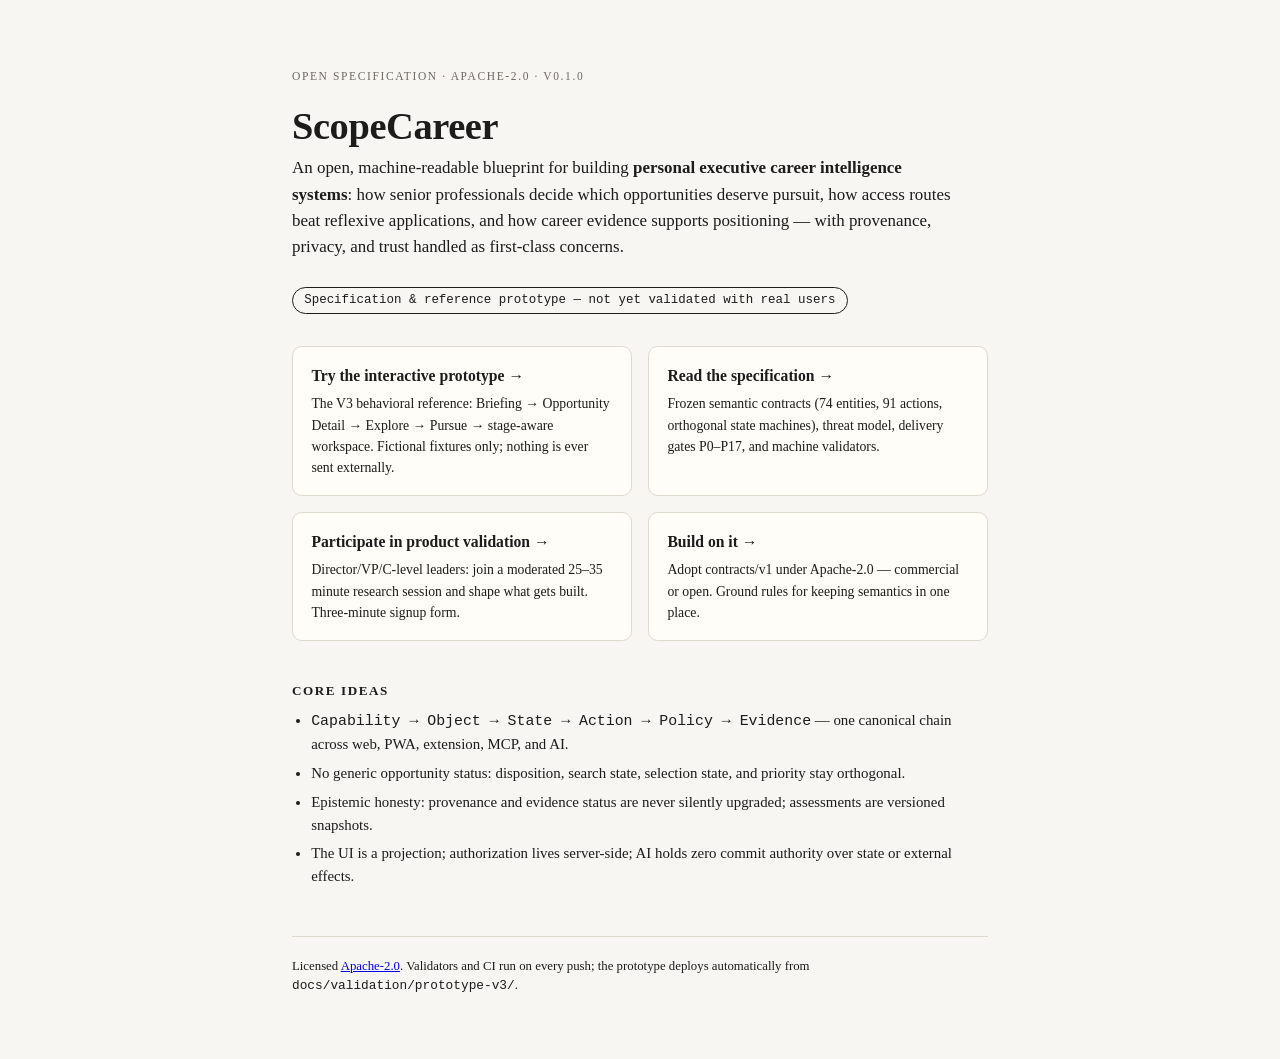
<file: pages/index.html>
<!doctype html>
<html lang="en">
<head>
<meta charset="utf-8" />
<meta name="viewport" content="width=device-width,initial-scale=1" />
<title>ScopeCareer — Open Specification for Personal Executive Career Intelligence</title>
<meta name="description" content="Open, machine-readable blueprint for building executive career intelligence platforms: frozen semantic contracts, governance framework, reference prototype." />
<style>
  :root { color-scheme: light dark; }
  * { box-sizing: border-box; }
  body {
    margin: 0; font-family: Georgia, 'Times New Roman', serif;
    background: #f7f6f3; color: #1c1c1a; line-height: 1.55;
  }
  @media (prefers-color-scheme: dark) {
    body { background: #17181a; color: #e8e6e1; }
    .card { border-color: #33363b !important; background: #1e2023 !important; }
    .muted { color: #9a978f !important; }
    a { color: #8ab4ff !important; }
  }
  main { max-width: 46rem; margin: 0 auto; padding: 3.5rem 1.25rem 4rem; }
  h1 { font-size: clamp(1.7rem, 4vw, 2.4rem); line-height: 1.2; margin: 0 0 .4rem; font-weight: 600; letter-spacing: -0.01em; }
  .kicker { text-transform: uppercase; letter-spacing: .14em; font-size: .72rem; margin-bottom: 1.1rem; }
  .muted { color: #6d6a62; }
  p.lede { font-size: 1.06rem; margin: 0 0 1.6rem; max-width: 42rem; }
  .status {
    display: inline-block; font-family: ui-monospace, Menlo, monospace; font-size: .78rem;
    border: 1px solid currentColor; border-radius: 999px; padding: .18rem .7rem; margin-bottom: 2rem;
  }
  .grid { display: grid; grid-template-columns: repeat(auto-fit, minmax(15rem, 1fr)); gap: 1rem; margin: 0 0 2.5rem; }
  .card {
    display: block; text-decoration: none; color: inherit;
    border: 1px solid #ddd9cf; border-radius: .6rem; background: #fffdf8;
    padding: 1.05rem 1.15rem;
  }
  .card:hover { outline: 2px solid currentColor; outline-offset: 1px; }
  .card h2 { font-size: .98rem; margin: 0 0 .3rem; font-weight: 600; }
  .card p { margin: 0; font-size: .86rem; }
  section { margin-top: 2.2rem; }
  h3 { font-size: .82rem; text-transform: uppercase; letter-spacing: .12em; margin: 0 0 .5rem; }
  ul { margin: 0; padding-left: 1.2rem; }
  li { margin-bottom: .35rem; font-size: .93rem; }
  footer { margin-top: 3rem; padding-top: 1.2rem; border-top: 1px solid #ddd9cf; font-size: .8rem; }
  @media (prefers-color-scheme: dark) { footer { border-color: #33363b; } }
</style>
</head>
<body>
<main>
  <p class="kicker muted">Open specification · Apache-2.0 · v0.1.0</p>
  <h1>ScopeCareer</h1>
  <p class="lede">
    An open, machine-readable blueprint for building <strong>personal executive career
    intelligence systems</strong>: how senior professionals decide which opportunities
    deserve pursuit, how access routes beat reflexive applications, and how career
    evidence supports positioning — with provenance, privacy, and trust handled as
    first-class concerns.
  </p>
  <span class="status">Specification &amp; reference prototype — not yet validated with real users</span>

  <nav class="grid" aria-label="Entry points">
    <a class="card" href="./prototype/">
      <h2>Try the interactive prototype →</h2>
      <p>The V3 behavioral reference: Briefing → Opportunity Detail → Explore → Pursue → stage-aware workspace. Fictional fixtures only; nothing is ever sent externally.</p>
    </a>
    <a class="card" href="https://github.com/mibrohimsulaeman-a11y/scopecareer">
      <h2>Read the specification →</h2>
      <p>Frozen semantic contracts (74 entities, 91 actions, orthogonal state machines), threat model, delivery gates P0–P17, and machine validators.</p>
    </a>
    <a class="card" href="https://github.com/mibrohimsulaeman-a11y/scopecareer/issues/new?template=participant-signup.yml">
      <h2>Participate in product validation →</h2>
      <p>Director/VP/C-level leaders: join a moderated 25–35 minute research session and shape what gets built. Three-minute signup form.</p>
    </a>
    <a class="card" href="https://github.com/mibrohimsulaeman-a11y/scopecareer/blob/main/CONTRIBUTING.md">
      <h2>Build on it →</h2>
      <p>Adopt contracts/v1 under Apache-2.0 — commercial or open. Ground rules for keeping semantics in one place.</p>
    </a>
  </nav>

  <section aria-label="Core ideas">
    <h3>Core ideas</h3>
    <ul>
      <li><code>Capability → Object → State → Action → Policy → Evidence</code> — one canonical chain across web, PWA, extension, MCP, and AI.</li>
      <li>No generic opportunity status: disposition, search state, selection state, and priority stay orthogonal.</li>
      <li>Epistemic honesty: provenance and evidence status are never silently upgraded; assessments are versioned snapshots.</li>
      <li>The UI is a projection; authorization lives server-side; AI holds zero commit authority over state or external effects.</li>
    </ul>
  </section>

  <footer>
    Licensed <a href="https://github.com/mibrohimsulaeman-a11y/scopecareer/blob/main/LICENSE">Apache-2.0</a>.
    Validators and CI run on every push; the prototype deploys automatically from
    <code>docs/validation/prototype-v3/</code>.
  </footer>
</main>
</body>
</html>
</file>
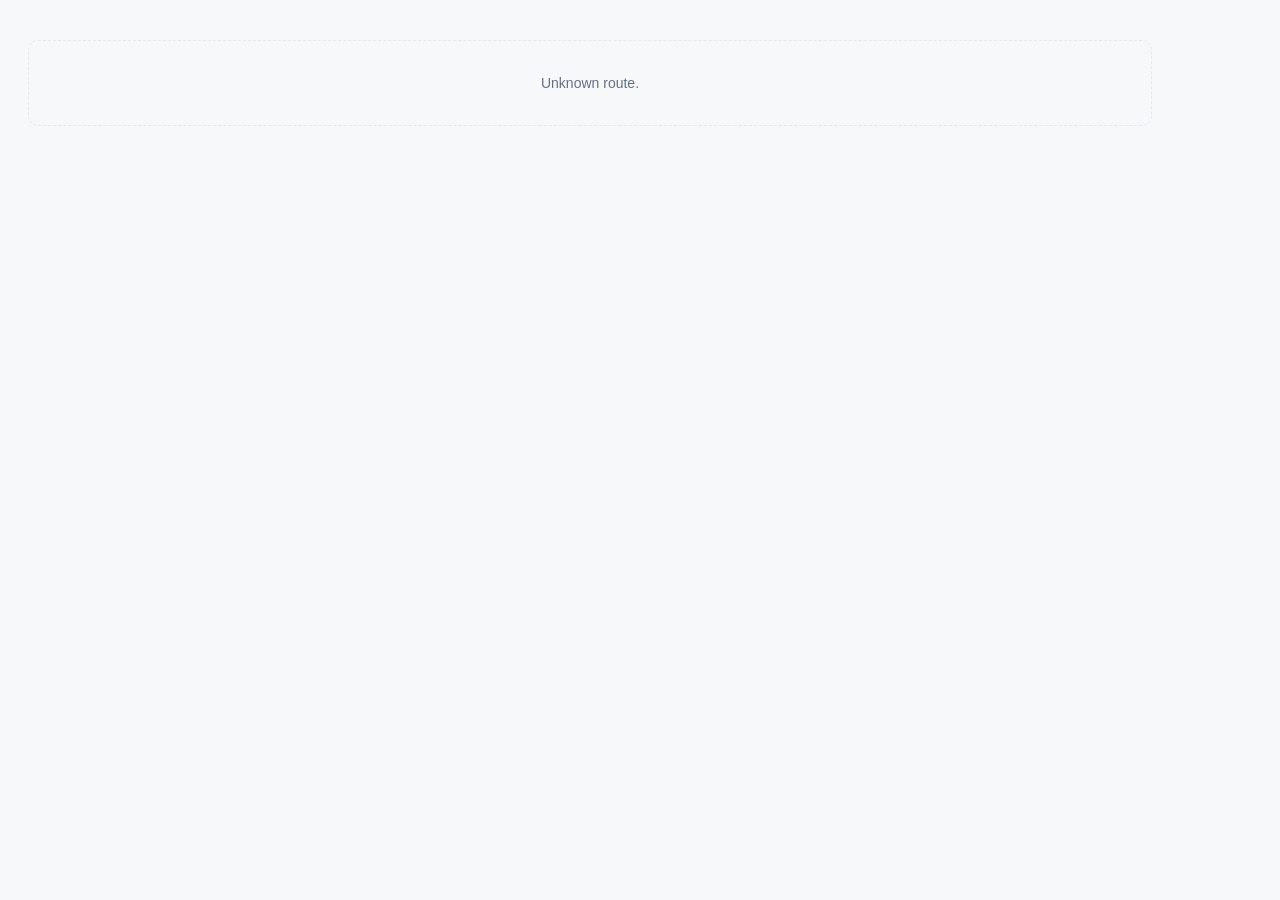
<file: web/index.html>
<!DOCTYPE html>
<html lang="en">
<head>
<meta charset="utf-8">
<meta name="viewport" content="width=device-width, initial-scale=1">
<title>ScopeCareer</title>
<link rel="stylesheet" href="./styles/tokens.css">
<link rel="stylesheet" href="./styles/base.css">
<link rel="stylesheet" href="./styles/components.css">
</head>
<body>
<div id="app" class="app" aria-live="polite">
  <div class="boot">Loading ScopeCareer…</div>
</div>
<div id="toast" class="toast" role="status"></div>
<script type="module" src="./js/app.js"></script>
</body>
</html>
</file>
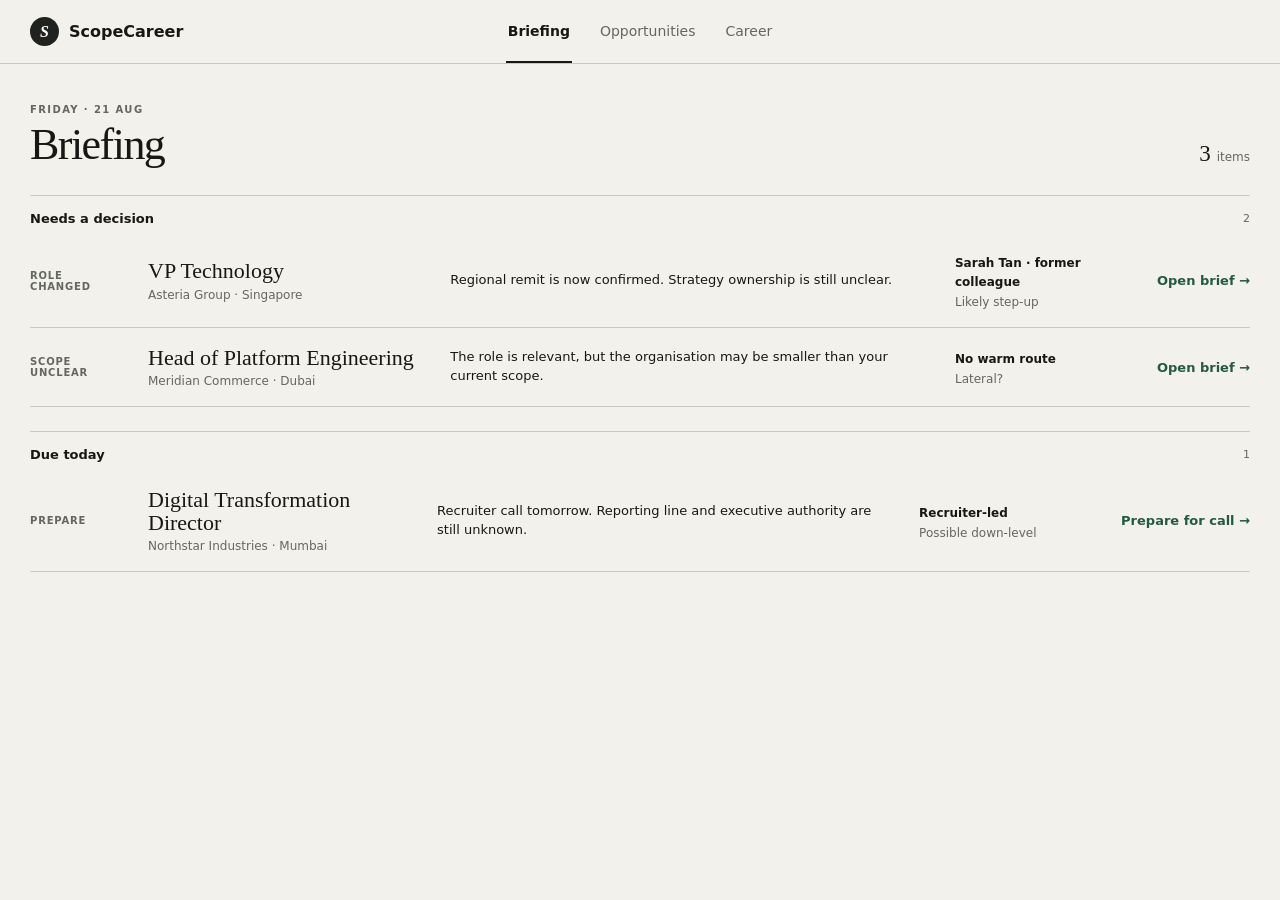
<file: docs/validation/prototype-v1/index.html>
<!doctype html>
<html lang="en">
<head>
  <meta charset="utf-8" />
  <meta name="viewport" content="width=device-width,initial-scale=1" />
  <title>ScopeCareer — Validation Prototype</title>
  <link rel="stylesheet" href="styles.css" />
</head>
<body>
  <header class="shell-header">
    <a class="brand" href="#" aria-label="ScopeCareer"><span class="brand-mark">S</span><span>ScopeCareer</span></a>
    <nav aria-label="Primary navigation">
      <button class="nav-item active" data-view="briefing">Briefing</button>
      <button class="nav-item" data-view="opportunities">Opportunities</button>
      <button class="nav-item" data-view="career">Career</button>
    </nav>
    <button class="research-toggle" id="researchToggle" hidden>Research log</button>
  </header>

  <main class="shell-main">
    <section id="briefingView" class="view active" aria-labelledby="briefingTitle">
      <div class="briefing-head">
        <div><div class="eyebrow">FRIDAY · 21 AUG</div><h1 id="briefingTitle">Briefing</h1></div>
        <div class="briefing-count"><strong>3</strong><span>items</span></div>
      </div>
      <div id="briefingGroups"></div>
    </section>

    <section id="opportunitiesView" class="view" aria-labelledby="opportunitiesTitle">
      <div class="opportunities-head">
        <div><div class="eyebrow">OPPORTUNITIES</div><h1 id="opportunitiesTitle">Opportunities</h1></div>
        <div class="scan-context"><span><strong>27</strong> leads reviewed</span><span><strong id="scanShortlistCount">3</strong> shortlisted</span></div>
      </div>

      <div class="tabs" role="tablist" aria-label="Opportunity filters">
        <button class="tab active" data-filter="shortlist">Shortlist <span id="countShortlist">3</span></button>
        <button class="tab" data-filter="all">All <span id="countAll">3</span></button>
        <button class="tab" data-filter="saved">Saved <span id="countSaved">0</span></button>
        <button class="tab" data-filter="pursuing">In progress <span id="countPursuing">0</span></button>
        <button class="tab" data-filter="closed">Closed <span id="countClosed">0</span></button>
      </div>

      <div class="workbench" id="workbench">
        <div class="list-pane">
          <div class="list-head"><span>Role</span><span>Trajectory / route</span><span>Updated</span></div>
          <div id="oppList" class="opp-list"></div>
        </div>
        <aside id="oppDetail" class="inspector" aria-live="polite"></aside>
      </div>

      <section id="compareView" class="compare-view" hidden>
        <div class="compare-head"><div><div class="eyebrow">COMPARE</div><h2>Opportunity comparison</h2></div><button class="text-btn" id="cmpBack">← Back to opportunities</button></div>
        <div id="compareTable"></div>
      </section>

      <div id="compareBar" class="compare-bar" hidden>
        <div><strong id="compareCount">0 selected</strong><span>Compare the evidence, not a single score.</span></div>
        <div class="compare-actions"><button class="text-btn" id="compareClear">Clear</button><button class="btn primary" id="compareGo">Compare</button></div>
      </div>
    </section>

    <section id="careerView" class="view" aria-labelledby="careerTitle">
      <div class="career-head"><div><div class="eyebrow">CAREER</div><h1 id="careerTitle">Career evidence</h1><p>Claims, supporting evidence, and reuse permissions remain separate.</p></div></div>
      <div id="evidenceLibrary" class="evidence-table"></div>
    </section>
  </main>

  <aside id="researchPanel" class="research-panel" aria-hidden="true">
    <div class="research-head"><div><span>RESEARCHER ONLY</span><strong>Session events</strong></div><button id="closeResearch" aria-label="Close research log">×</button></div>
    <div id="eventLog" class="event-log"></div>
    <button id="copySession" class="secondary-button">Copy session JSON</button>
  </aside>

  <div id="toast" class="toast" role="status" aria-live="polite"></div>
  <script src="app.js"></script>
</body>
</html>
</file>
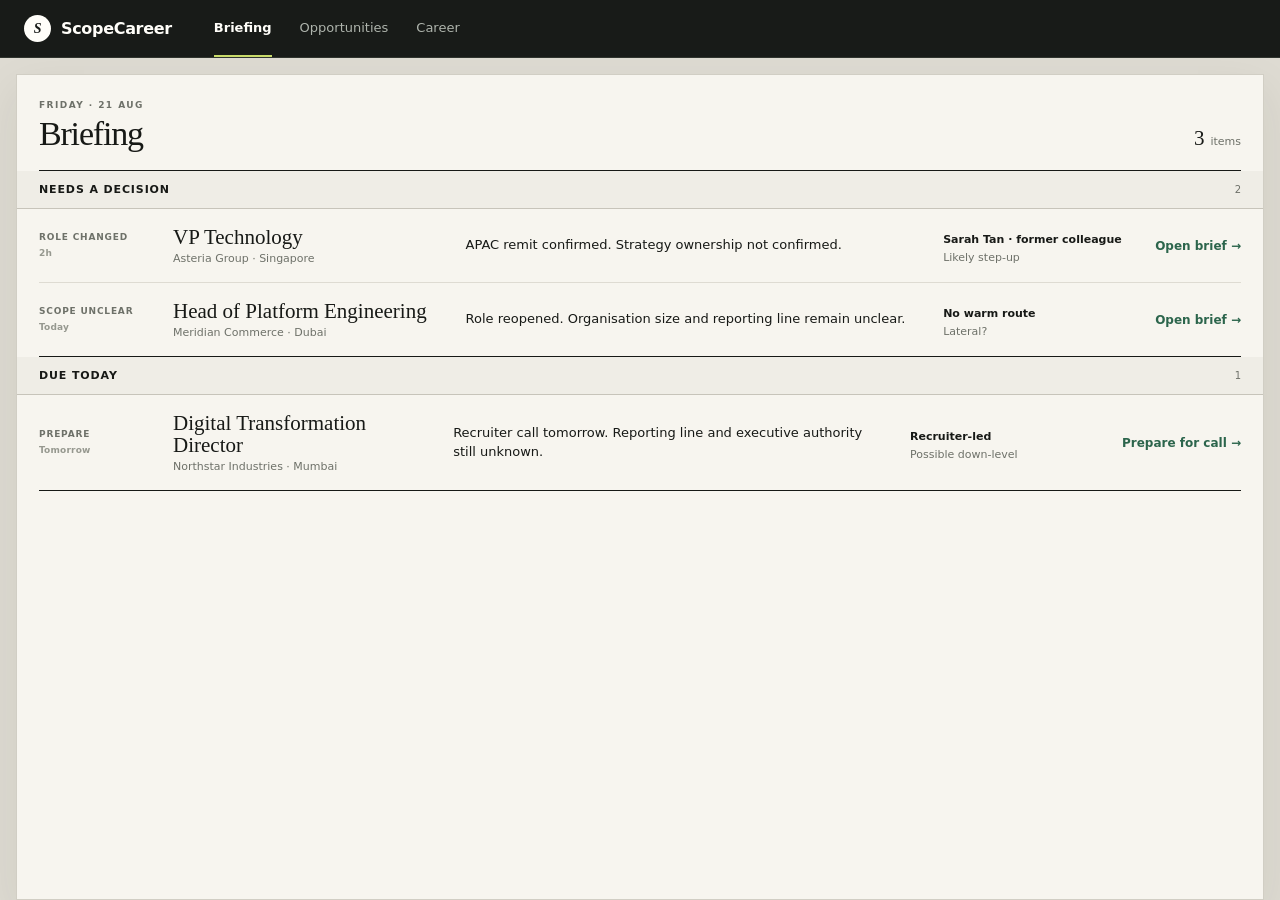
<file: docs/validation/prototype-v2/index.html>
<!doctype html>
<html lang="en">
<head>
  <meta charset="utf-8" />
  <meta name="viewport" content="width=device-width,initial-scale=1" />
  <title>ScopeCareer — Executive Opportunity Desk V2</title>
  <link rel="stylesheet" href="styles.css" />
</head>
<body>
  <header class="shell-header">
    <a class="brand" href="#" aria-label="ScopeCareer"><span class="brand-mark">S</span><span>ScopeCareer</span></a>
    <nav aria-label="Primary navigation">
      <button class="nav-item active" data-view="briefing">Briefing</button>
      <button class="nav-item" data-view="opportunities">Opportunities</button>
      <button class="nav-item" data-view="career">Career</button>
    </nav>
    <button class="research-toggle" id="researchToggle" hidden>Research log</button>
  </header>

  <main class="shell-main">
    <section id="briefingView" class="view active" aria-labelledby="briefingTitle">
      <div class="briefing-head">
        <div><div class="eyebrow">FRIDAY · 21 AUG</div><h1 id="briefingTitle">Briefing</h1></div>
        <div class="briefing-count"><strong>3</strong><span>items</span></div>
      </div>
      <div id="briefingGroups"></div>
    </section>

    <section id="opportunitiesView" class="view" aria-labelledby="opportunitiesTitle">
      <div class="opportunities-head">
        <div><div class="eyebrow">OPPORTUNITIES</div><h1 id="opportunitiesTitle">Opportunities</h1></div>
        <div class="scan-context"><span><strong>27</strong> leads reviewed</span><span><strong id="scanShortlistCount">3</strong> shortlisted</span></div>
      </div>

      <div class="tabs" role="tablist" aria-label="Opportunity filters">
        <button class="tab active" data-filter="shortlist">Shortlist <span id="countShortlist">3</span></button>
        <button class="tab" data-filter="all">All <span id="countAll">3</span></button>
        <button class="tab" data-filter="saved">Saved <span id="countSaved">0</span></button>
        <button class="tab" data-filter="pursuing">In progress <span id="countPursuing">0</span></button>
        <button class="tab" data-filter="closed">Closed <span id="countClosed">0</span></button>
      </div>

      <div class="workbench" id="workbench">
        <div class="list-pane">
          <div class="list-head"><span>Role</span><span>Trajectory / route</span><span>Updated</span></div>
          <div id="oppList" class="opp-list"></div>
        </div>
        <aside id="oppDetail" class="inspector" aria-live="polite"></aside>
      </div>

      <section id="compareView" class="compare-view" hidden>
        <div class="compare-head"><div><div class="eyebrow">COMPARE</div><h2>Opportunity comparison</h2></div><button class="text-btn" id="cmpBack">← Back to opportunities</button></div>
        <div id="compareTable"></div>
      </section>

      <div id="compareBar" class="compare-bar" hidden>
        <div><strong id="compareCount">0 selected</strong><span>Compare trade-offs across the same decision dimensions.</span></div>
        <div class="compare-actions"><button class="text-btn" id="compareClear">Clear</button><button class="btn primary" id="compareGo">Compare</button></div>
      </div>
    </section>

    <section id="careerView" class="view" aria-labelledby="careerTitle">
      <div class="career-head"><div><div class="eyebrow">CAREER</div><h1 id="careerTitle">Career evidence</h1><p>Claims, supporting evidence, and reuse permissions remain separate.</p></div></div>
      <div id="evidenceLibrary" class="evidence-table"></div>
    </section>
  </main>

  <aside id="researchPanel" class="research-panel" aria-hidden="true">
    <div class="research-head"><div><span>RESEARCHER ONLY</span><strong>Session events</strong></div><button id="closeResearch" aria-label="Close research log">×</button></div>
    <div id="eventLog" class="event-log"></div>
    <button id="copySession" class="secondary-button">Copy session JSON</button>
  </aside>

  <div id="toast" class="toast" role="status" aria-live="polite"></div>
  <script src="app.js"></script>
</body>
</html>
</file>
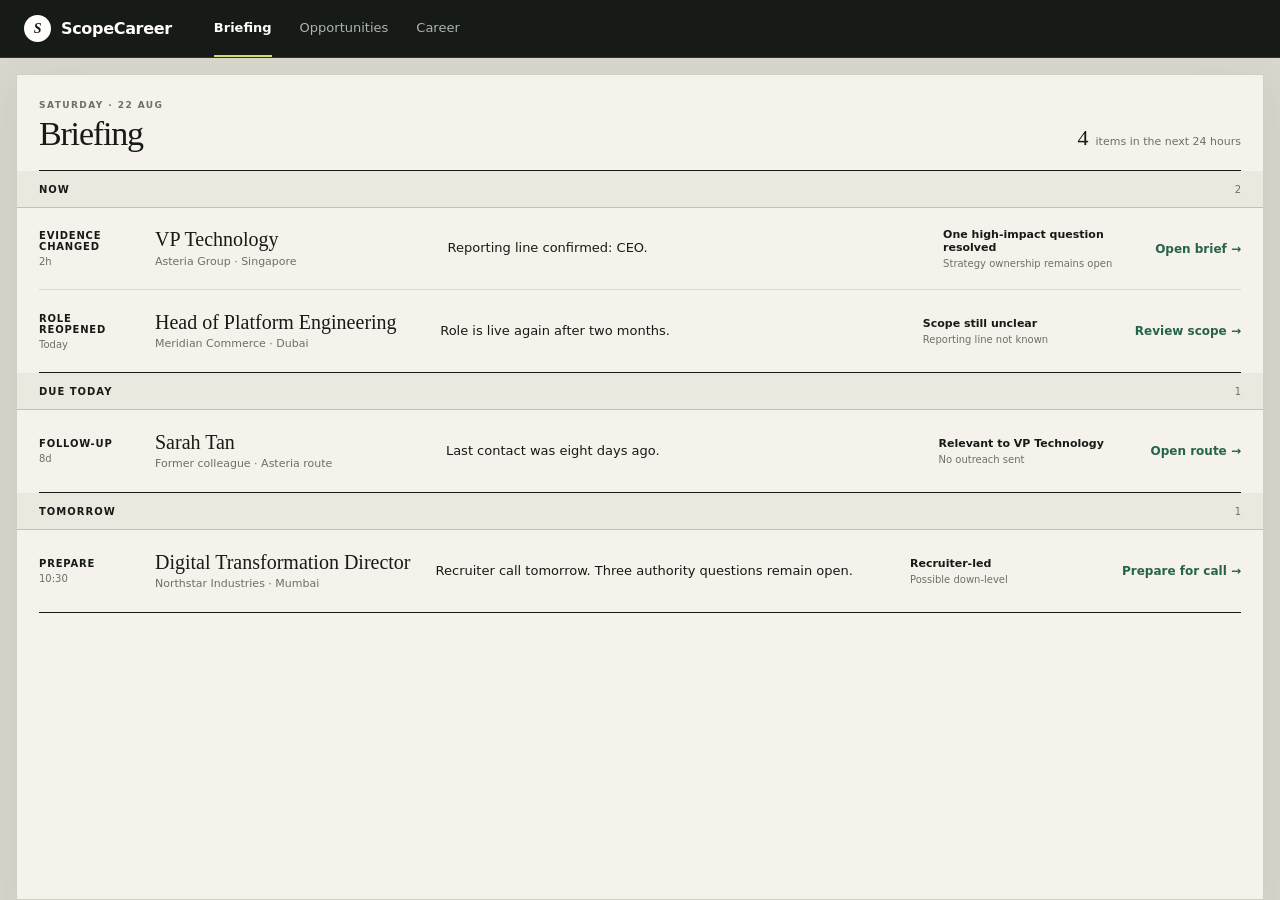
<file: docs/validation/prototype-v3/index.html>
<!doctype html>
<html lang="en">
<head>
  <meta charset="utf-8" />
  <meta name="viewport" content="width=device-width,initial-scale=1" />
  <title>ScopeCareer — Progressive Pursuit Prototype V3</title>
  <link rel="stylesheet" href="styles.css" />
</head>
<body>
  <header class="shell-header">
    <a class="brand" href="#" aria-label="ScopeCareer"><span class="brand-mark">S</span><span>ScopeCareer</span></a>
    <nav aria-label="Primary navigation">
      <button class="nav-item active" data-view="briefing">Briefing</button>
      <button class="nav-item" data-view="opportunities">Opportunities</button>
      <button class="nav-item" data-view="career">Career</button>
    </nav>
    <button class="research-toggle" id="researchToggle" hidden>Research controls</button>
  </header>

  <main class="shell-main">
    <section id="briefingView" class="view active" aria-labelledby="briefingTitle">
      <div class="surface-head">
        <div><div class="eyebrow">SATURDAY · 22 AUG</div><h1 id="briefingTitle">Briefing</h1></div>
        <div class="head-note"><strong id="briefingCount">4</strong><span>items in the next 24 hours</span></div>
      </div>
      <div id="briefingLedger" class="briefing-ledger"></div>
    </section>

    <section id="opportunitiesView" class="view" aria-labelledby="opportunitiesTitle">
      <div class="surface-head">
        <div><div class="eyebrow">OPPORTUNITIES</div><h1 id="opportunitiesTitle">Opportunities</h1></div>
        <div class="head-note compact"><span><strong>27</strong> reviewed</span><span><strong id="scanShortlistCount">3</strong> shortlisted</span></div>
      </div>

      <div class="tabs" role="tablist" aria-label="Opportunity filters">
        <button class="tab active" data-filter="shortlist">Shortlist <span id="countShortlist">3</span></button>
        <button class="tab" data-filter="all">All <span id="countAll">3</span></button>
        <button class="tab" data-filter="saved">Saved <span id="countSaved">0</span></button>
        <button class="tab" data-filter="pursuing">Active <span id="countPursuing">0</span></button>
        <button class="tab" data-filter="closed">Closed <span id="countClosed">0</span></button>
      </div>

      <div class="workbench" id="workbench">
        <div class="list-pane">
          <div class="list-head"><span>Role</span><span>Trajectory / route</span><span>Updated</span></div>
          <div id="oppList" class="opp-list"></div>
        </div>
        <aside id="oppDetail" class="inspector" aria-live="polite"></aside>
      </div>

      <section id="compareView" class="compare-view" hidden>
        <div class="compare-head"><div><div class="eyebrow">COMPARE</div><h2>Trade-offs across your shortlist</h2></div><button class="text-btn" id="cmpBack">← Back to opportunities</button></div>
        <div id="compareTable"></div>
      </section>

      <div id="compareBar" class="compare-bar" hidden>
        <div><strong id="compareCount">0 selected</strong><span>Compare the same decision dimensions side by side.</span></div>
        <div class="compare-actions"><button class="text-btn" id="compareClear">Clear</button><button class="btn primary signal" id="compareGo">Compare</button></div>
      </div>
    </section>

    <section id="pursuitView" class="view pursuit-view" aria-labelledby="pursuitTitle">
      <div class="pursuit-head">
        <div class="pursuit-breadcrumb"><button class="text-btn" id="backToOpportunities">← Opportunities</button><span>/</span><span>Active pursuit</span></div>
        <div class="pursuit-identity"><div><div class="eyebrow" id="pursuitStageEyebrow">PRE-CONTACT</div><h1 id="pursuitTitle">VP Technology</h1><p id="pursuitCompany">Asteria Group · Singapore</p></div><div class="pursuit-flags"><span id="pursuitShortlistFlag">★ Shortlist</span><span>Private</span></div></div>
      </div>
      <div class="workspace-shell">
        <nav class="workspace-nav" id="workspaceNav" aria-label="Pursuit workspace">
          <button class="workspace-nav-item active" data-workspace-section="brief">Brief</button>
          <button class="workspace-nav-item" data-workspace-section="people">People</button>
          <button class="workspace-nav-item" data-workspace-section="positioning">Positioning</button>
          <button class="workspace-nav-item" data-workspace-section="process">Process</button>
          <button class="workspace-nav-item" data-workspace-section="record">Record</button>
        </nav>
        <section id="workspaceContent" class="workspace-content"></section>
        <aside id="workspaceRail" class="workspace-rail"></aside>
      </div>
    </section>

    <section id="careerView" class="view" aria-labelledby="careerTitle">
      <div class="surface-head career-head"><div><div class="eyebrow">CAREER</div><h1 id="careerTitle">Career evidence</h1><p>Claims, supporting evidence, and reuse permissions stay separate.</p></div></div>
      <div id="evidenceLibrary" class="evidence-table"></div>
    </section>
  </main>

  <aside id="researchPanel" class="research-panel" aria-hidden="true">
    <div class="research-head"><div><span>RESEARCHER ONLY</span><strong>Prototype controls</strong></div><button id="closeResearch" aria-label="Close research controls">×</button></div>
    <div class="research-scenarios">
      <span>Workspace scenario</span>
      <div class="scenario-grid">
        <button data-demo-stage="precontact">Pre-contact</button>
        <button data-demo-stage="recruiter">Recruiter</button>
        <button data-demo-stage="selection">Selection</button>
        <button data-demo-stage="final">Final</button>
        <button data-demo-stage="offer">Offer</button>
      </div>
    </div>
    <div id="eventLog" class="event-log"></div>
    <button id="copySession" class="secondary-button">Copy session JSON</button>
  </aside>

  <div id="toast" class="toast" role="status" aria-live="polite"></div>
  <script src="app.js"></script>
</body>
</html>
</file>
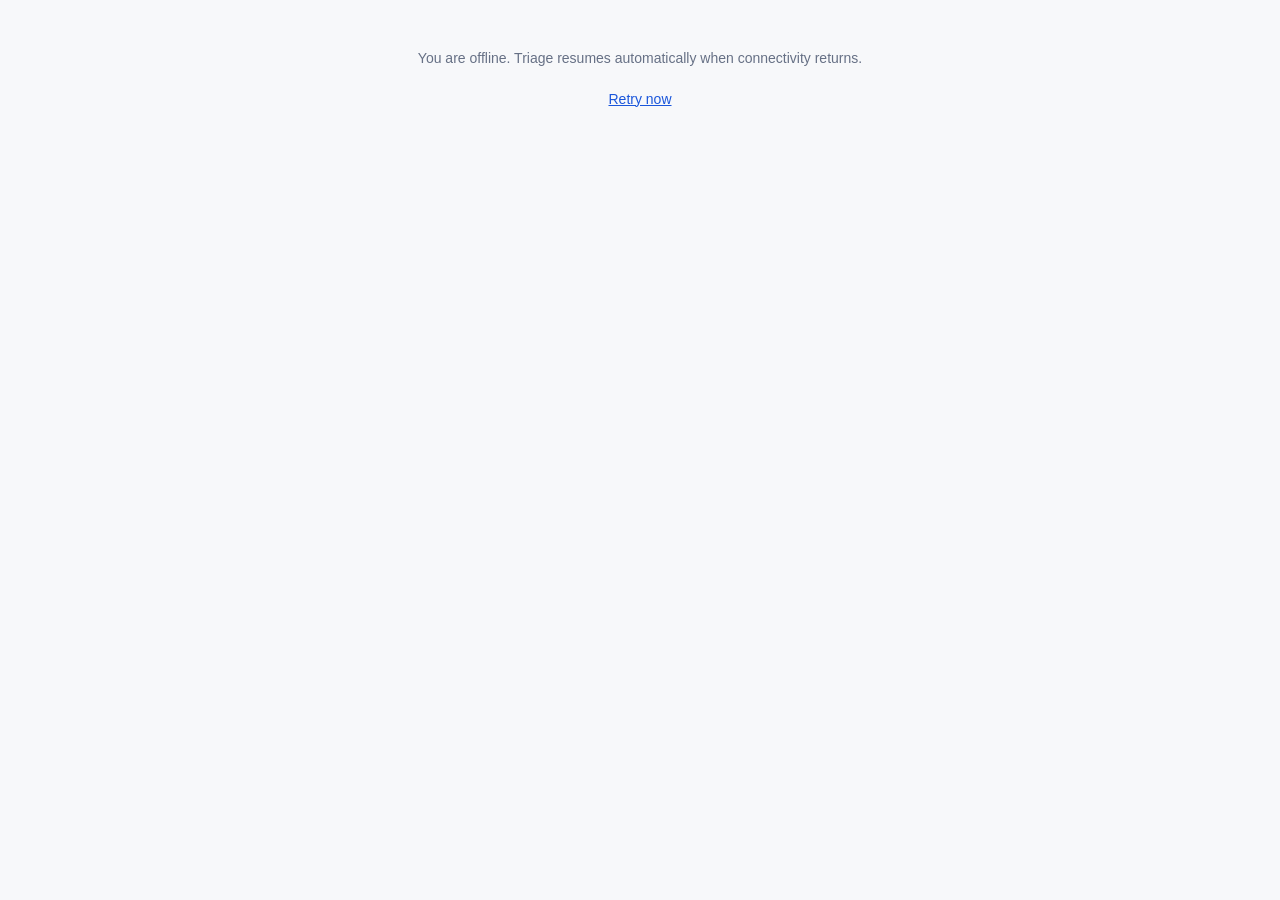
<file: web/offline.html>
<!DOCTYPE html><html lang="en"><head><meta charset="utf-8"><title>ScopeCareer — offline</title>
<link rel="stylesheet" href="./styles/tokens.css"><link rel="stylesheet" href="./styles/base.css"></head>
<body><div class="boot">You are offline. Triage resumes automatically when connectivity returns.<br><br><a href="./">Retry now</a></div></body></html>
</file>
<file: web/styles/tokens.css>
:root{
  --ink-900:#101828; --ink-700:#344054; --ink-500:#667085; --ink-300:#d0d5dd;
  --paper:#ffffff; --paper-dim:#f7f8fa; --line:#e4e7ec;
  --accent-700:#1a56db; --accent-600:#2563eb; --accent-50:#eff6ff;
  --ok-700:#067647; --ok-50:#ecfdf3;
  --warn-700:#b54708; --warn-50:#fffaeb;
  --open-700:#b42318; --open-50:#fef3f2;
  --neutral-badge:#f2f4f7; --neutral-ink:#475467;
  --radius:10px; --radius-sm:6px;
  --shadow:0 1px 2px rgba(16,24,40,.06),0 1px 3px rgba(16,24,40,.1);
  --font:-apple-system,BlinkMacSystemFont,"Segoe UI",Roboto,"Helvetica Neue",Arial,sans-serif;
}
</file>
<file: web/styles/base.css>
*{box-sizing:border-box;margin:0}
body{font-family:var(--font);color:var(--ink-900);background:var(--paper-dim);font-size:14px;line-height:1.45}
button{font-family:inherit;font-size:inherit;cursor:pointer}
input,select,textarea{font-family:inherit;font-size:inherit}
h1,h2,h3{line-height:1.25}
a{color:var(--accent-700)}
.boot{padding:48px;text-align:center;color:var(--ink-500)}
.app-shell{display:grid;grid-template-columns:200px 1fr;min-height:100vh}
.sidebar{background:var(--paper);border-right:1px solid var(--line);padding:16px 12px;display:flex;flex-direction:column;gap:4px;position:sticky;top:0;height:100vh}
.brand{font-weight:700;font-size:15px;padding:8px 10px 16px;letter-spacing:.2px}
.nav-item{display:block;width:100%;text-align:left;border:0;background:none;padding:9px 10px;border-radius:var(--radius-sm);color:var(--ink-700)}
.nav-item:hover{background:var(--paper-dim)}
.nav-item.active{background:var(--accent-50);color:var(--accent-700);font-weight:600}
.main{padding:24px 28px;max-width:1180px;width:100%}
.view{display:none}.view.active{display:block}
.topbar{display:flex;align-items:baseline;gap:12px;margin-bottom:18px}
.topbar h1{font-size:20px}
.topbar .count{color:var(--ink-500);font-size:13px}
.eyebrow{font-size:11px;letter-spacing:.8px;text-transform:uppercase;color:var(--ink-500);font-weight:600;margin-bottom:6px}
@media (max-width:760px){
  .app-shell{grid-template-columns:1fr}
  .sidebar{position:static;height:auto;flex-direction:row;overflow-x:auto;border-right:0;border-bottom:1px solid var(--line)}
  .brand{display:none}
  .nav-item{white-space:nowrap}
  .main{padding:16px 14px}
}

:focus-visible{outline:2px solid var(--accent-600);outline-offset:2px}
@media (prefers-reduced-motion: reduce){*{transition:none!important;animation:none!important}}
</file>
<file: web/styles/components.css>
.card{background:var(--paper);border:1px solid var(--line);border-radius:var(--radius);box-shadow:var(--shadow)}
.card-pad{padding:16px}
.btn{border:1px solid var(--line);background:var(--paper);color:var(--ink-900);padding:8px 14px;border-radius:var(--radius-sm);font-weight:500}
.btn:hover{background:var(--paper-dim)}
.btn.primary{background:var(--accent-700);border-color:var(--accent-700);color:#fff}
.btn.primary:hover{background:var(--accent-600)}
.btn.quiet{border-color:transparent;background:none;color:var(--ink-700)}
.btn.danger{color:var(--open-700)}
.btn[disabled]{opacity:.45;cursor:not-allowed}
.text-btn{border:0;background:none;color:var(--accent-700);padding:4px 0;font-weight:500}
.actions{display:flex;gap:10px;align-items:center;flex-wrap:wrap;margin-top:14px}
.action-note{font-size:12px;color:var(--ink-500)}

.badge{display:inline-block;font-size:11.5px;font-weight:600;padding:2px 8px;border-radius:999px;background:var(--neutral-badge);color:var(--neutral-ink)}
.badge.confirmed,.badge.known,.badge.high{background:var(--ok-50);color:var(--ok-700)}
.badge.estimate,.badge.medium,.badge.inferred{background:var(--warn-50);color:var(--warn-700)}
.badge.open,.badge.low,.badge.unresolved{background:var(--open-50);color:var(--open-700)}
.badge.needs_research,.badge.unknown{background:var(--neutral-badge);color:var(--neutral-ink)}
.impact{display:block;font-size:10.5px;font-weight:500;letter-spacing:.3px;text-transform:uppercase;color:inherit;opacity:.75;margin-top:2px}

.assertion-row{display:grid;grid-template-columns:150px 1fr 120px;gap:12px;padding:10px 0;border-bottom:1px solid var(--line);align-items:start}
.assertion-row:last-child{border-bottom:0}
.assertion-label{color:var(--ink-500);font-size:13px}
.assertion-value strong{font-weight:600}
.assertion-source{display:block;font-size:12px;color:var(--ink-500);margin-top:2px}
.assertion-status{text-align:right}
@media (max-width:760px){.assertion-row{grid-template-columns:1fr}.assertion-status{text-align:left}}

.detail-section{margin-top:18px;padding-top:14px;border-top:1px solid var(--line)}
.detail-section h3{font-size:13px;text-transform:uppercase;letter-spacing:.5px;color:var(--ink-500);margin-bottom:8px;font-weight:600}
.source-row{display:flex;justify-content:space-between;gap:12px;padding:7px 0;border-bottom:1px dashed var(--line);font-size:13px}
.source-row small{display:block;color:var(--ink-500)}
.source-row:last-child{border-bottom:0}
.empty-state{padding:32px;text-align:center;color:var(--ink-500);border:1px dashed var(--line);border-radius:var(--radius);margin-top:16px}
.route-fact{font-size:13px;margin-top:6px}
.route-fact b{font-weight:600}
.tradeoff-table{width:100%;border-collapse:collapse;margin-top:8px}
.tradeoff-table th,.tradeoff-table td{text-align:left;padding:9px 10px;border-bottom:1px solid var(--line);vertical-align:top;font-size:13px}
.tradeoff-table thead th{font-size:12px;color:var(--ink-500);text-transform:uppercase;letter-spacing:.4px}
.tradeoff-table td:first-child,.tradeoff-table th:first-child{color:var(--ink-500);width:170px}
.toast{position:fixed;left:50%;bottom:26px;transform:translateX(-50%) translateY(20px);background:var(--ink-900);color:#fff;padding:10px 18px;border-radius:999px;font-size:13px;opacity:0;pointer-events:none;transition:.25s;z-index:99}
.toast.show{opacity:1;transform:translateX(-50%) translateY(0)}
.selfcheck-banner{position:fixed;top:8px;right:8px;background:var(--ink-900);color:#fff;font-size:11px;padding:4px 10px;border-radius:6px;z-index:100}

.banner{display:flex;gap:10px;align-items:center;padding:10px 14px;border-radius:var(--radius-sm);margin-bottom:12px;font-size:13px}
.banner.stale{background:var(--warn-50);color:var(--warn-700)}
.banner.degraded{background:var(--neutral-badge);color:var(--neutral-ink)}
.banner.error{background:var(--open-50);color:var(--open-700)}
.ai-pending{border:1px dashed var(--line);border-radius:var(--radius-sm);padding:12px;color:var(--ink-500);font-size:13px;margin-top:10px}
</file>
<file: docs/validation/prototype-v1/styles.css>
:root{
  --bg:#f3f1eb;--paper:#f8f7f2;--ink:#171815;--muted:#646760;--subtle:#868981;
  --line:#cbc8be;--line2:#dfdcd3;--accent:#245942;--accent-soft:#e7eee9;--warn:#7a5629;--danger:#7b403b;
  font-family:Inter,ui-sans-serif,system-ui,-apple-system,BlinkMacSystemFont,"Segoe UI",sans-serif
}
*{box-sizing:border-box}
[hidden]{display:none!important}
body{margin:0;background:var(--bg);color:var(--ink);min-height:100vh}button,textarea,input{font:inherit;color:inherit}button{cursor:pointer}
button:focus-visible,a:focus-visible,input:focus-visible,textarea:focus-visible{outline:3px solid rgba(36,89,66,.22);outline-offset:2px}
.shell-header{height:64px;border-bottom:1px solid var(--line);display:grid;grid-template-columns:1fr auto 1fr;align-items:center;padding:0 30px;position:sticky;top:0;background:rgba(243,241,235,.97);backdrop-filter:blur(10px);z-index:30}
.brand{display:inline-flex;align-items:center;gap:10px;text-decoration:none;color:var(--ink);font-weight:760}.brand-mark{width:29px;height:29px;border-radius:50%;display:grid;place-items:center;background:#20221f;color:#fff;font-family:Georgia,serif;font-style:italic}
nav{height:100%;display:flex;gap:26px;align-items:center}.nav-item{height:100%;border:0;border-bottom:2px solid transparent;background:none;padding:0 2px;color:var(--muted);font-size:14px}.nav-item.active{color:var(--ink);font-weight:720;border-bottom-color:var(--ink)}
.research-toggle{justify-self:end;border:1px solid var(--line);background:transparent;padding:7px 10px;font-size:12px}
.shell-main{width:min(1420px,calc(100% - 60px));margin:0 auto;padding:40px 0 96px}.view{display:none}.view.active{display:block}.eyebrow{font-size:10px;font-weight:800;letter-spacing:.14em;color:var(--muted);margin-bottom:8px}h1{font-family:Georgia,"Times New Roman",serif;font-size:44px;line-height:1;font-weight:500;letter-spacing:-.035em;margin:0}h2{font-family:Georgia,"Times New Roman",serif;font-size:28px;font-weight:500;margin:0}
.briefing-head,.opportunities-head,.career-head{display:flex;justify-content:space-between;align-items:end;gap:28px;margin-bottom:28px}.briefing-count,.scan-context{display:flex;gap:18px;color:var(--muted);font-size:12px;align-items:baseline}.briefing-count strong,.scan-context strong{font-family:Georgia,serif;color:var(--ink);font-weight:500;font-size:23px}.briefing-count span{margin-left:-12px}.scan-context span{display:flex;gap:6px;align-items:baseline}
.brief-group{border-top:1px solid var(--line);margin-top:24px}.group-label{display:flex;justify-content:space-between;align-items:center;padding:15px 0 8px}.group-label strong{font-size:13px}.group-label span{font-size:11px;color:var(--muted)}.brief-item{display:grid;grid-template-columns:96px minmax(220px,.9fr) minmax(300px,1.55fr) 180px auto;gap:22px;align-items:center;padding:18px 0;border-bottom:1px solid var(--line)}.brief-event{font-size:10px;letter-spacing:.08em;text-transform:uppercase;font-weight:800;color:var(--muted)}.brief-role strong{font-family:Georgia,serif;font-size:22px;font-weight:500;line-height:1.05;display:block}.brief-role span,.brief-meta span{font-size:12px;color:var(--muted);display:block;margin-top:5px}.brief-fact{font-size:13px;line-height:1.45}.brief-meta strong{font-size:12px}.brief-item .text-btn{justify-self:end}
.tabs{display:flex;gap:22px;border-bottom:1px solid var(--line);overflow-x:auto}.tab{border:0;border-bottom:2px solid transparent;background:none;padding:11px 0 10px;color:var(--muted);white-space:nowrap;font-size:13px}.tab.active{border-bottom-color:var(--ink);color:var(--ink);font-weight:760}.tab span{color:var(--subtle);margin-left:4px}
.workbench{display:grid;grid-template-columns:minmax(520px,.94fr) minmax(560px,1.06fr);min-height:670px;border-bottom:1px solid var(--line)}.list-pane{border-right:1px solid var(--line)}.list-head{display:grid;grid-template-columns:minmax(260px,1fr) 180px 82px;gap:16px;padding:12px 18px 10px 0;border-bottom:1px solid var(--line2);font-size:10px;text-transform:uppercase;letter-spacing:.08em;color:var(--muted);font-weight:800}.opp-list{display:grid}.opp-row{display:grid;grid-template-columns:30px minmax(240px,1fr) 180px 82px;gap:16px;align-items:start;padding:16px 18px 16px 0;border:0;border-bottom:1px solid var(--line);background:transparent;text-align:left;width:100%}.opp-row:hover{background:rgba(255,255,255,.28)}.opp-row.selected{background:rgba(255,255,255,.45);box-shadow:inset 3px 0 0 var(--ink);padding-left:10px}.row-check{padding-top:2px;display:flex;justify-content:center}.row-main strong{font-family:Georgia,serif;font-size:20px;font-weight:500;display:block;line-height:1.05}.row-main span{display:block;color:var(--muted);font-size:12px;margin-top:5px}.row-main small{display:block;font-size:12px;line-height:1.4;color:var(--muted);margin-top:8px}.row-signal{font-size:12px;line-height:1.35}.row-signal b{font-weight:720;display:block}.row-signal span{color:var(--muted);display:block;margin-top:4px}.row-updated{text-align:right;font-size:11px;color:var(--muted)}.row-updated b{display:block;color:var(--ink);font-weight:700;margin-bottom:5px}.row-pin{border:0;background:none;padding:0;color:var(--subtle);font-size:16px;line-height:1}.row-pin.active{color:var(--accent)}
.inspector{padding:26px 0 48px 34px;position:sticky;top:64px;align-self:start;max-height:calc(100vh - 64px);overflow:auto}.insp-head{display:grid;grid-template-columns:1fr auto;gap:20px;align-items:start;padding-bottom:20px;border-bottom:1px solid var(--line)}.insp-role{font-family:Georgia,serif;font-size:34px;line-height:1.05}.insp-company{font-size:13px;color:var(--muted);margin-top:7px}.insp-status{text-align:right}.insp-status b{font-size:11px;display:block}.insp-status span{font-size:11px;color:var(--muted);display:block;margin-top:5px}.argument-lead{font-family:Georgia,serif;font-size:22px;line-height:1.32;padding:20px 0 22px;margin:0;border-bottom:1px solid var(--line)}.arg-section{padding:17px 0;border-bottom:1px solid var(--line)}.arg-section h3{font-size:10px;text-transform:uppercase;letter-spacing:.09em;color:var(--muted);margin:0 0 11px}.arg-row{display:grid;grid-template-columns:120px 1fr;gap:18px;padding:7px 0;font-size:13px;line-height:1.42}.arg-row>span:first-child{color:var(--muted)}.arg-row strong{font-weight:720}.arg-row em{font-style:normal;color:var(--warn)}.source-row{display:grid;grid-template-columns:1fr auto;gap:16px;padding:8px 0;font-size:12px;border-bottom:1px solid var(--line2)}.source-row:last-child{border-bottom:0}.source-row span:last-child{color:var(--muted)}
.actions{display:flex;gap:9px;align-items:center;padding:18px 0;border-bottom:1px solid var(--line)}.btn{border:1px solid #aaa79f;background:transparent;padding:10px 13px;font-size:13px;font-weight:720}.btn.primary{background:#20221f;color:#fff;border-color:#20221f}.btn.quiet{border-color:transparent;color:var(--muted)}.btn.danger{color:var(--danger)}.text-btn{border:0;background:none;padding:4px 0;color:var(--accent);font-weight:740;font-size:13px}.research-block{display:none}.research-block.open{display:block}.research-grid{display:grid;grid-template-columns:1fr 1fr;gap:0 26px}.research-list{margin:0;padding-left:18px;font-size:12px;line-height:1.5}.research-list li{margin:6px 0}.route-opt{padding:10px 0;border-bottom:1px solid var(--line2)}.route-opt:last-child{border-bottom:0}.route-opt div{display:flex;justify-content:space-between;gap:16px}.route-opt strong{font-size:12px}.route-opt span{font-size:11px;color:var(--muted)}.route-opt p{font-size:12px;line-height:1.45;color:var(--muted);margin:5px 0 0}.evidence-link{border:0;background:none;color:var(--accent);font-weight:740;padding:0;font-size:13px}.evidence-picker{margin-top:10px;border-top:1px solid var(--line2)}.ev-opt{display:grid;grid-template-columns:auto 1fr;gap:10px;padding:10px 0;border-bottom:1px solid var(--line2);font-size:12px}.ev-opt small{display:block;color:var(--muted);margin-top:4px;line-height:1.4}.ev-opt.selected{background:var(--accent-soft)}.workspace-strip{padding:16px 0;border-bottom:1px solid var(--line)}.workspace-strip strong{font-size:12px}.workspace-links{display:flex;flex-wrap:wrap;gap:12px;margin-top:8px}.workspace-links span{color:var(--accent);font-size:12px}.note-editor{display:none;padding:14px 0;border-bottom:1px solid var(--line)}.note-editor.open{display:block}.note-editor textarea{width:100%;min-height:78px;background:var(--paper);border:1px solid var(--line);padding:10px}
.compare-bar{position:fixed;left:50%;bottom:22px;transform:translateX(-50%);width:min(760px,calc(100% - 32px));background:#20221f;color:#fff;padding:12px 14px 12px 18px;display:flex;justify-content:space-between;align-items:center;gap:20px;z-index:40;box-shadow:0 14px 40px rgba(0,0,0,.2)}.compare-bar>div:first-child{display:flex;flex-direction:column}.compare-bar span{font-size:11px;color:#c9cdc7;margin-top:2px}.compare-actions{display:flex;align-items:center;gap:12px}.compare-bar .text-btn{color:#dbe3de}.compare-bar .btn.primary{background:#fff;color:#171815;border-color:#fff}.compare-view{padding-top:26px}.compare-head{display:flex;justify-content:space-between;align-items:end;border-bottom:1px solid var(--line);padding-bottom:18px}.cmp-table{width:100%;border-collapse:collapse;margin-top:8px}.cmp-table th,.cmp-table td{border-bottom:1px solid var(--line);padding:14px 16px;text-align:left;vertical-align:top;font-size:13px;line-height:1.4}.cmp-table thead th{font-family:Georgia,serif;font-size:19px;font-weight:500}.cmp-table thead th:first-child{font-family:inherit;font-size:10px;text-transform:uppercase;letter-spacing:.08em;color:var(--muted);width:160px}.cmp-table tbody th{font-size:11px;color:var(--muted);font-weight:600;width:160px}.cmp-sub{display:block;color:var(--muted);font-size:11px;margin-top:4px}
.evidence-table{border-top:1px solid var(--line);margin-top:26px}.evidence-row{display:grid;grid-template-columns:250px 1fr 130px;gap:22px;padding:17px 0;border-bottom:1px solid var(--line)}.evidence-row strong{font-family:Georgia,serif;font-size:19px;font-weight:500}.evidence-row p{margin:0;color:var(--muted);font-size:13px;line-height:1.48}.evidence-row span{font-size:11px;color:var(--muted)}.career-head p{margin:12px 0 0;color:var(--muted);font-size:14px}
.research-panel{position:fixed;right:18px;top:78px;width:360px;max-height:calc(100vh - 96px);background:#111411;color:#eef0eb;padding:18px;z-index:60;box-shadow:0 20px 60px rgba(0,0,0,.28);display:none}.research-panel.open{display:block}.research-head{display:flex;justify-content:space-between}.research-head span{font-size:9px;letter-spacing:.08em;color:#aeb6ad}.research-head strong{display:block;margin-top:4px}.research-head button{border:0;background:none;color:white;font-size:24px}.event-log{font-family:ui-monospace,monospace;font-size:10px;max-height:470px;overflow:auto;margin:16px 0;border-top:1px solid #343934}.event{padding:8px 0;border-bottom:1px solid #292e29;color:#cbd0c9}.event b{color:white}.secondary-button{border:1px solid #424842;background:#242824;color:#fff;padding:9px 11px;width:100%}.toast{position:fixed;left:50%;bottom:24px;transform:translate(-50%,18px);background:#20221f;color:#fff;padding:11px 15px;font-size:12px;opacity:0;pointer-events:none;transition:.18s;z-index:80}.toast.show{opacity:1;transform:translate(-50%,0)}
@media(max-width:1000px){.workbench{grid-template-columns:1fr}.list-pane{border-right:0}.inspector{position:static;max-height:none;padding-left:0}.brief-item{grid-template-columns:90px 1fr 1.5fr auto}.brief-meta{display:none}.list-head{display:none}.opp-row{grid-template-columns:30px minmax(0,1fr) 150px 76px}.research-grid{grid-template-columns:1fr}}
@media(max-width:760px){.shell-header{grid-template-columns:1fr auto;padding:0 14px;height:60px}.shell-header nav{gap:14px}.nav-item{font-size:12px}.research-toggle{display:none!important}.shell-main{width:calc(100% - 28px);padding-top:28px}.briefing-head,.opportunities-head,.career-head{display:block}.briefing-count,.scan-context{margin-top:14px}.brief-item{grid-template-columns:1fr auto;gap:7px 14px;padding:16px 0}.brief-event{grid-column:1/-1}.brief-fact{grid-column:1/-1}.brief-role strong{font-size:20px}.brief-meta{display:none}.tabs{gap:14px}.opp-row{grid-template-columns:26px 1fr auto;padding-right:0}.row-signal{display:none}.row-updated{font-size:10px}.inspector{padding-top:22px}.insp-role{font-size:29px}.arg-row{grid-template-columns:105px 1fr}.actions{flex-wrap:wrap}.cmp-table{min-width:720px}.compare-view{overflow-x:auto}.evidence-row{grid-template-columns:1fr}.evidence-row span{margin-top:-8px}}
</file>
<file: docs/validation/prototype-v2/styles.css>
:root{
  --canvas:#dedbd2;
  --paper:#f7f5ef;
  --paper-2:#efede6;
  --ink:#171916;
  --ink-2:#252823;
  --muted:#6e7169;
  --subtle:#96988f;
  --line:#c7c4ba;
  --line-soft:#dedbd2;
  --accent:#2c654c;
  --signal:#c9db6a;
  --warn:#8b5b25;
  --danger:#8a4540;
  --header:#181b18;
  --header-muted:#aeb4ac;
  --white:#fffef9;
  font-family:Inter,ui-sans-serif,system-ui,-apple-system,BlinkMacSystemFont,"Segoe UI",sans-serif;
}
*{box-sizing:border-box}
[hidden]{display:none!important}
html{background:var(--canvas)}
body{margin:0;background:var(--canvas);color:var(--ink);min-height:100vh}
button,textarea,input{font:inherit;color:inherit}
button{cursor:pointer}
button:focus-visible,a:focus-visible,input:focus-visible,textarea:focus-visible{outline:3px solid rgba(201,219,106,.55);outline-offset:2px}
.shell-header{height:58px;display:grid;grid-template-columns:auto 1fr auto;align-items:center;gap:42px;padding:0 24px;background:var(--header);color:var(--white);position:sticky;top:0;z-index:40;border-bottom:1px solid #30352f}
.brand{display:inline-flex;align-items:center;gap:10px;text-decoration:none;color:inherit;font-weight:760;letter-spacing:-.02em}
.brand-mark{width:27px;height:27px;border-radius:50%;display:grid;place-items:center;background:var(--white);color:var(--header);font-family:Georgia,serif;font-style:italic;font-size:14px}
nav{height:100%;display:flex;align-items:center;gap:28px}
.nav-item{height:100%;border:0;border-bottom:2px solid transparent;background:none;padding:0;color:var(--header-muted);font-size:13px}
.nav-item:hover{color:var(--white)}
.nav-item.active{color:var(--white);border-bottom-color:var(--signal);font-weight:720}
.research-toggle{justify-self:end;border:1px solid #454a44;background:transparent;color:#d8ddd6;padding:6px 9px;font-size:11px}
.shell-main{width:min(1460px,calc(100% - 32px));margin:16px auto 0;background:var(--paper);min-height:calc(100vh - 74px);box-shadow:0 16px 44px rgba(42,39,31,.08);border:1px solid #d1cec4;padding:0 22px 72px}
.view{display:none}.view.active{display:block}
.eyebrow{font-size:9px;font-weight:800;letter-spacing:.16em;text-transform:uppercase;color:var(--muted);margin-bottom:7px}
h1{font-family:Georgia,"Times New Roman",serif;font-size:34px;line-height:1;font-weight:500;letter-spacing:-.035em;margin:0}
h2{font-family:Georgia,"Times New Roman",serif;font-size:25px;line-height:1.05;font-weight:500;margin:0}
.briefing-head,.opportunities-head,.career-head{display:flex;justify-content:space-between;align-items:end;gap:28px;padding:25px 0 19px;border-bottom:1px solid var(--ink)}
.briefing-count,.scan-context{display:flex;gap:18px;align-items:baseline;color:var(--muted);font-size:11px}
.briefing-count strong,.scan-context strong{font-family:Georgia,serif;color:var(--ink);font-weight:500;font-size:21px}
.briefing-count span{margin-left:-12px}.scan-context span{display:flex;gap:5px;align-items:baseline}
.brief-group{margin-top:0;border-bottom:1px solid var(--ink)}
.group-label{height:38px;display:flex;justify-content:space-between;align-items:center;border-bottom:1px solid var(--line);background:var(--paper-2);margin:0 -22px;padding:0 22px}
.group-label strong{font-size:11px;text-transform:uppercase;letter-spacing:.08em}.group-label span{font-size:10px;color:var(--muted)}
.brief-item{display:grid;grid-template-columns:112px minmax(220px,.95fr) minmax(320px,1.6fr) 190px auto;gap:22px;align-items:center;padding:17px 0;border-bottom:1px solid var(--line-soft)}
.brief-item:last-child{border-bottom:0}
.brief-event{font-size:9px;text-transform:uppercase;letter-spacing:.09em;font-weight:800;color:var(--muted);line-height:1.3}
.brief-event small{display:block;color:var(--subtle);font-size:9px;margin-top:4px;font-weight:600;letter-spacing:.02em;text-transform:none}
.brief-role strong{font-family:Georgia,serif;font-size:21px;font-weight:500;line-height:1.05;display:block}.brief-role span,.brief-meta span{display:block;color:var(--muted);font-size:11px;margin-top:4px}.brief-fact{font-size:13px;line-height:1.42}.brief-meta strong{font-size:11px}.brief-item .text-btn{justify-self:end}
.tabs{display:flex;gap:0;border-bottom:1px solid var(--ink);overflow-x:auto}
.tab{border:0;border-right:1px solid var(--line);border-bottom:0;background:var(--paper-2);padding:10px 16px;color:var(--muted);font-size:12px;white-space:nowrap}
.tab:first-child{border-left:1px solid var(--line)}
.tab.active{background:var(--ink);color:var(--white);font-weight:720}
.tab span{color:inherit;opacity:.62;margin-left:4px}
.workbench{display:grid;grid-template-columns:minmax(540px,.92fr) minmax(600px,1.08fr);min-height:720px;border-bottom:1px solid var(--ink)}
.list-pane{background:var(--paper-2);border-right:1px solid var(--ink)}
.list-head{display:grid;grid-template-columns:minmax(260px,1fr) 180px 78px;gap:16px;padding:11px 14px 9px 38px;border-bottom:1px solid var(--line);font-size:9px;text-transform:uppercase;letter-spacing:.1em;color:var(--muted);font-weight:800}
.opp-list{display:grid}
.opp-row{display:grid;grid-template-columns:30px minmax(245px,1fr) 180px 78px;gap:14px;align-items:start;padding:15px 14px 15px 8px;border:0;border-bottom:1px solid var(--line);background:transparent;text-align:left;width:100%;transition:background .14s,color .14s}
.opp-row:hover{background:#e8e5dc}
.opp-row.selected{background:var(--ink-2);color:var(--white);box-shadow:inset 4px 0 0 var(--signal)}
.opp-row.selected .row-main span,.opp-row.selected .row-main small,.opp-row.selected .row-signal span,.opp-row.selected .row-updated{color:#bdc2bb}
.opp-row.selected .row-updated b,.opp-row.selected .row-signal b{color:var(--white)}
.opp-row.selected .row-pin{color:var(--signal)}
.row-check{padding-top:2px;display:flex;justify-content:center}.row-check input{accent-color:var(--accent)}
.row-main{color:inherit!important}
.row-main strong{font-family:Georgia,serif;font-size:19px;font-weight:500;display:block;line-height:1.08}.row-main span{display:block;color:var(--muted);font-size:11px;margin-top:4px}.row-main small{display:block;color:var(--muted);font-size:11px;line-height:1.4;margin-top:8px;max-width:42ch}
.row-signal{font-size:11px;line-height:1.35}.row-signal b{font-weight:720;display:block}.row-signal span{display:block;color:var(--muted);margin-top:4px}.row-updated{text-align:right;font-size:10px;color:var(--muted)}.row-updated b{display:block;color:var(--ink);font-weight:760;margin-bottom:4px}.row-pin{border:0;background:none;padding:3px 0 0;color:var(--subtle);font-size:15px}.row-pin.active{color:var(--accent)}
.inspector{background:var(--white);padding:0 28px 56px;position:sticky;top:58px;align-self:start;max-height:calc(100vh - 58px);overflow:auto}
.insp-head{display:grid;grid-template-columns:1fr auto;gap:20px;align-items:start;padding:23px 0 19px;border-bottom:1px solid var(--ink)}
.insp-role{font-family:Georgia,serif;font-size:32px;line-height:1.04}.insp-company{font-size:12px;color:var(--muted);margin-top:6px}.insp-status{text-align:right}.insp-status b{display:block;font-size:10px;text-transform:uppercase;letter-spacing:.08em}.insp-status span{display:block;color:var(--muted);font-size:10px;margin-top:5px}
.argument-lead{font-family:Georgia,serif;font-size:20px;line-height:1.34;margin:0;padding:19px 0 20px;border-bottom:1px solid var(--line)}
.arg-section{padding:16px 0;border-bottom:1px solid var(--line)}.arg-section h3{font-size:9px;text-transform:uppercase;letter-spacing:.11em;color:var(--muted);margin:0 0 9px}.arg-row{display:grid;grid-template-columns:128px 1fr;gap:18px;padding:6px 0;font-size:12px;line-height:1.42}.arg-row>span:first-child{color:var(--muted)}.arg-row strong{font-weight:740}.arg-row em{font-style:normal;color:var(--warn)}
.source-row{display:grid;grid-template-columns:1fr auto;gap:14px;padding:7px 0;font-size:11px;border-bottom:1px dotted var(--line)}.source-row:last-child{border-bottom:0}.source-row span:last-child{color:var(--muted)}
.actions{display:grid;grid-template-columns:auto auto 1fr;gap:8px;align-items:center;padding:14px 0;border-bottom:1px solid var(--ink);position:sticky;bottom:0;background:linear-gradient(to bottom,rgba(255,254,249,.96),var(--white));z-index:5}
.actions .btn.primary{justify-self:end}.action-note{grid-column:1/-1;color:var(--muted);font-size:10px;line-height:1.35;margin-top:2px}
.btn{border:1px solid #a8a59c;background:transparent;padding:9px 11px;font-size:12px;font-weight:720}.btn.primary{background:var(--ink);border-color:var(--ink);color:var(--white)}.btn.primary:hover{background:#2b2e29}.btn.quiet{border-color:transparent;color:var(--muted)}.btn.danger{color:var(--danger)}.text-btn{border:0;background:none;padding:4px 0;color:var(--accent);font-weight:760;font-size:12px}.text-btn:hover{text-decoration:underline}
.research-block{display:none}.research-block.open{display:block}.research-grid{display:grid;grid-template-columns:1fr 1fr;gap:0 24px}.research-list{margin:0;padding-left:17px;font-size:11px;line-height:1.5}.research-list li{margin:5px 0}.route-opt{padding:9px 0;border-bottom:1px dotted var(--line)}.route-opt:last-child{border-bottom:0}.route-opt div{display:flex;justify-content:space-between;gap:14px}.route-opt strong{font-size:11px}.route-opt span{font-size:10px;color:var(--muted)}.route-opt p{font-size:11px;line-height:1.45;color:var(--muted);margin:4px 0 0}.evidence-link{border:0;background:none;color:var(--accent);font-size:12px;font-weight:760;padding:0}.evidence-picker{margin-top:9px;border-top:1px solid var(--line)}.ev-opt{display:grid;grid-template-columns:auto 1fr;gap:10px;padding:9px 0;border-bottom:1px solid var(--line-soft);font-size:11px}.ev-opt small{display:block;color:var(--muted);margin-top:4px;line-height:1.4}.ev-opt.selected{background:#edf2e9}.workspace-strip{padding:15px 0;border-bottom:1px solid var(--line)}.workspace-strip strong{font-size:11px;text-transform:uppercase;letter-spacing:.08em}.workspace-links{display:flex;gap:13px;flex-wrap:wrap;margin-top:8px}.workspace-links span{font-size:11px;color:var(--accent)}.note-editor{display:none;padding:13px 0;border-bottom:1px solid var(--line)}.note-editor.open{display:block}.note-editor textarea{width:100%;min-height:78px;background:#fbfaf6;border:1px solid var(--line);padding:9px}
.compare-bar{position:fixed;left:50%;bottom:18px;transform:translateX(-50%);width:min(720px,calc(100% - 32px));background:var(--header);color:var(--white);padding:11px 12px 11px 15px;display:flex;justify-content:space-between;align-items:center;gap:18px;z-index:50;box-shadow:0 14px 36px rgba(0,0,0,.24)}.compare-bar>div:first-child{display:flex;flex-direction:column}.compare-bar span{font-size:10px;color:#c9cdc7;margin-top:2px}.compare-actions{display:flex;gap:11px;align-items:center}.compare-bar .text-btn{color:#dbe3de}.compare-bar .btn.primary{background:var(--signal);border-color:var(--signal);color:#171916}
.compare-view{padding:22px 0 0}.compare-head{display:flex;justify-content:space-between;align-items:end;padding-bottom:15px;border-bottom:1px solid var(--ink)}.cmp-table{width:100%;border-collapse:collapse;margin-top:0;background:var(--white)}.cmp-table th,.cmp-table td{border-bottom:1px solid var(--line);border-right:1px solid var(--line-soft);padding:13px 15px;text-align:left;vertical-align:top;font-size:12px;line-height:1.4}.cmp-table thead th{font-family:Georgia,serif;font-size:18px;font-weight:500;background:var(--ink-2);color:var(--white)}.cmp-table thead th:first-child{font-family:inherit;font-size:9px;text-transform:uppercase;letter-spacing:.1em;color:#c3c8c0;width:150px}.cmp-table tbody th{font-size:10px;text-transform:uppercase;letter-spacing:.06em;color:var(--muted);font-weight:700;width:150px;background:var(--paper-2)}.cmp-sub{display:block;color:#c4c9c1;font-size:10px;margin-top:4px}
.evidence-table{border-top:1px solid var(--ink);margin-top:22px}.evidence-row{display:grid;grid-template-columns:240px 1fr 120px;gap:20px;padding:16px 0;border-bottom:1px solid var(--line)}.evidence-row strong{font-family:Georgia,serif;font-size:18px;font-weight:500}.evidence-row p{margin:0;color:var(--muted);font-size:12px;line-height:1.45}.evidence-row span{font-size:10px;color:var(--muted)}.career-head p{margin:10px 0 0;color:var(--muted);font-size:12px}
.research-panel{position:fixed;right:16px;top:72px;width:350px;max-height:calc(100vh - 88px);background:#111411;color:#eef0eb;padding:17px;z-index:70;box-shadow:0 20px 60px rgba(0,0,0,.3);display:none}.research-panel.open{display:block}.research-head{display:flex;justify-content:space-between}.research-head span{font-size:9px;letter-spacing:.08em;color:#aeb6ad}.research-head strong{display:block;margin-top:4px}.research-head button{border:0;background:none;color:white;font-size:22px}.event-log{font-family:ui-monospace,monospace;font-size:10px;max-height:470px;overflow:auto;margin:15px 0;border-top:1px solid #343934}.event{padding:8px 0;border-bottom:1px solid #292e29;color:#cbd0c9}.event b{color:white}.secondary-button{border:1px solid #424842;background:#242824;color:white;padding:9px 11px;width:100%}.toast{position:fixed;left:50%;bottom:22px;transform:translate(-50%,18px);background:var(--header);color:white;padding:10px 14px;font-size:11px;opacity:0;pointer-events:none;transition:.18s;z-index:80}.toast.show{opacity:1;transform:translate(-50%,0)}
@media(max-width:1040px){.workbench{grid-template-columns:1fr}.list-pane{border-right:0}.inspector{position:static;max-height:none}.brief-item{grid-template-columns:100px 1fr 1.3fr auto}.brief-meta{display:none}.list-head{display:none}.opp-row{grid-template-columns:30px minmax(0,1fr) 160px 72px}.research-grid{grid-template-columns:1fr}}
@media(max-width:760px){.shell-header{height:54px;grid-template-columns:auto 1fr;padding:0 12px;gap:20px}.shell-header nav{gap:14px;justify-self:end}.nav-item{font-size:11px}.research-toggle{display:none!important}.shell-main{width:100%;margin:0;min-height:calc(100vh - 54px);border:0;box-shadow:none;padding:0 14px 54px}.briefing-head,.opportunities-head,.career-head{display:block;padding-top:22px}.briefing-count,.scan-context{margin-top:12px}.group-label{margin:0 -14px;padding:0 14px}.brief-item{grid-template-columns:1fr auto;gap:6px 12px;padding:15px 0}.brief-event{grid-column:1/-1}.brief-fact{grid-column:1/-1}.brief-role strong{font-size:19px}.brief-meta{display:none}.tabs{gap:0;margin:0 -14px;padding-left:14px}.tab{padding:9px 12px}.workbench{margin:0 -14px}.list-pane{padding:0 14px}.opp-row{grid-template-columns:26px 1fr auto;padding-right:0}.row-signal{display:none}.row-main strong{font-size:18px}.row-updated{font-size:9px}.inspector{margin:0 -14px;padding:0 14px 44px;border-top:8px solid var(--canvas)}.insp-role{font-size:27px}.argument-lead{font-size:19px}.arg-row{grid-template-columns:105px 1fr}.actions{grid-template-columns:1fr 1fr;position:static}.actions .btn.primary{justify-self:stretch;grid-column:1/-1}.research-grid{grid-template-columns:1fr}.cmp-table{min-width:690px}.compare-view{overflow-x:auto}.compare-head{position:sticky;left:0}.evidence-row{grid-template-columns:1fr}.evidence-row span{margin-top:-7px}}
</file>
<file: docs/validation/prototype-v3/styles.css>
:root{
  --canvas:#d9d6cc;--paper:#f4f2eb;--paper2:#ebe8df;--white:#fffefa;--ink:#171a17;--ink2:#252924;
  --muted:#6b7068;--subtle:#969990;--line:#c3c0b6;--line2:#ddd9cf;--header:#171b17;--header-muted:#aeb5ad;
  --accent:#27634b;--accent-soft:#e8efe9;--signal:#cade68;--warn:#8a5a26;--danger:#8a4941;
  font-family:Inter,ui-sans-serif,system-ui,-apple-system,BlinkMacSystemFont,"Segoe UI",sans-serif;
}
*{box-sizing:border-box}[hidden]{display:none!important}html,body{margin:0;min-height:100%;background:var(--canvas);color:var(--ink)}
button,textarea,input{font:inherit;color:inherit}button{cursor:pointer}button:focus-visible,a:focus-visible,input:focus-visible,textarea:focus-visible{outline:3px solid rgba(202,222,104,.55);outline-offset:2px}
.shell-header{height:58px;display:grid;grid-template-columns:auto 1fr auto;align-items:center;gap:42px;padding:0 24px;background:var(--header);color:var(--white);position:sticky;top:0;z-index:50;border-bottom:1px solid #30352f}
.brand{display:inline-flex;align-items:center;gap:10px;text-decoration:none;color:inherit;font-weight:780;letter-spacing:-.02em}.brand-mark{width:27px;height:27px;border-radius:50%;display:grid;place-items:center;background:var(--white);color:var(--header);font-family:Georgia,serif;font-style:italic;font-size:14px}
.shell-header nav{height:100%;display:flex;align-items:center;gap:28px}.nav-item{height:100%;border:0;border-bottom:2px solid transparent;background:none;padding:0;color:var(--header-muted);font-size:13px}.nav-item:hover{color:var(--white)}.nav-item.active{color:var(--white);border-bottom-color:var(--signal);font-weight:720}
.research-toggle{justify-self:end;border:1px solid #454a44;background:transparent;color:#d8ddd6;padding:6px 9px;font-size:11px}
.shell-main{width:min(1460px,calc(100% - 32px));margin:16px auto 0;background:var(--paper);min-height:calc(100vh - 74px);box-shadow:0 16px 44px rgba(42,39,31,.08);border:1px solid #d1cec4;padding:0 22px 72px}.view{display:none}.view.active{display:block}
.eyebrow{font-size:9px;font-weight:800;letter-spacing:.16em;text-transform:uppercase;color:var(--muted);margin-bottom:7px}h1{font-family:Georgia,"Times New Roman",serif;font-size:34px;line-height:1;font-weight:500;letter-spacing:-.035em;margin:0}h2{font-family:Georgia,"Times New Roman",serif;font-size:25px;line-height:1.05;font-weight:500;margin:0}h3{margin:0}.surface-head{display:flex;justify-content:space-between;align-items:end;gap:28px;padding:25px 0 19px;border-bottom:1px solid var(--ink)}.head-note{display:flex;gap:7px;align-items:baseline;color:var(--muted);font-size:11px}.head-note strong{font-family:Georgia,serif;color:var(--ink);font-size:22px;font-weight:500}.head-note.compact{gap:20px}.head-note.compact span{display:flex;gap:5px;align-items:baseline}.career-head p{margin:10px 0 0;color:var(--muted);font-size:12px}
/* briefing */
.briefing-ledger{border-bottom:1px solid var(--ink)}.ledger-group{border-bottom:1px solid var(--ink)}.ledger-group:last-child{border-bottom:0}.ledger-group-head{height:37px;display:flex;justify-content:space-between;align-items:center;background:var(--paper2);margin:0 -22px;padding:0 22px;border-bottom:1px solid var(--line)}.ledger-group-head strong{font-size:10px;text-transform:uppercase;letter-spacing:.1em}.ledger-group-head span{font-size:10px;color:var(--muted)}
.ledger-event{display:grid;grid-template-columns:94px minmax(210px,.8fr) minmax(320px,1.4fr) 190px auto;gap:22px;align-items:center;min-height:82px;border-bottom:1px solid var(--line2)}.ledger-event:last-child{border-bottom:0}.event-time strong{display:block;font-size:10px;text-transform:uppercase;letter-spacing:.08em}.event-time span{display:block;margin-top:4px;font-size:10px;color:var(--muted)}.event-subject strong{font-family:Georgia,serif;font-size:20px;font-weight:500;line-height:1.08;display:block}.event-subject span{display:block;color:var(--muted);font-size:11px;margin-top:4px}.event-change{font-size:13px;line-height:1.45}.event-change b{font-weight:740}.event-context strong{display:block;font-size:11px}.event-context span{display:block;color:var(--muted);font-size:10px;margin-top:4px}.ledger-event .text-btn{justify-self:end}
/* opportunity list + detail */
.tabs{display:flex;gap:0;border-bottom:1px solid var(--ink);overflow-x:auto}.tab{border:0;border-right:1px solid var(--line);background:var(--paper2);padding:10px 16px;color:var(--muted);font-size:12px;white-space:nowrap}.tab:first-child{border-left:1px solid var(--line)}.tab.active{background:var(--ink);color:var(--white);font-weight:720}.tab span{color:inherit;opacity:.62;margin-left:4px}
.workbench{display:grid;grid-template-columns:minmax(540px,.92fr) minmax(600px,1.08fr);min-height:720px;border-bottom:1px solid var(--ink)}.list-pane{background:var(--paper2);border-right:1px solid var(--ink)}.list-head{display:grid;grid-template-columns:minmax(260px,1fr) 180px 78px;gap:16px;padding:11px 14px 9px 38px;border-bottom:1px solid var(--line);font-size:9px;text-transform:uppercase;letter-spacing:.1em;color:var(--muted);font-weight:800}.opp-list{display:grid}.opp-row{display:grid;grid-template-columns:30px minmax(245px,1fr) 180px 78px;gap:14px;align-items:start;padding:15px 14px 15px 8px;border:0;border-bottom:1px solid var(--line);background:transparent;text-align:left;width:100%;transition:background .14s,color .14s}.opp-row:hover{background:#e5e2d9}.opp-row.selected{background:var(--ink2);color:var(--white);box-shadow:inset 4px 0 0 var(--signal)}.opp-row.selected .row-main span,.opp-row.selected .row-main small,.opp-row.selected .row-signal span,.opp-row.selected .row-updated{color:#bdc2bb}.opp-row.selected .row-updated b,.opp-row.selected .row-signal b{color:var(--white)}.opp-row.selected .row-pin{color:var(--signal)}
.row-check{padding-top:2px;display:flex;justify-content:center}.row-check input{accent-color:var(--accent)}.row-main{color:inherit!important}.row-main strong{font-family:Georgia,serif;font-size:19px;font-weight:500;display:block;line-height:1.08}.row-main span{display:block;color:var(--muted);font-size:11px;margin-top:4px}.row-main small{display:block;color:var(--muted);font-size:11px;line-height:1.4;margin-top:8px;max-width:42ch}.row-signal{font-size:11px;line-height:1.35}.row-signal b{font-weight:720;display:block}.row-signal span{display:block;color:var(--muted);margin-top:4px}.row-updated{text-align:right;font-size:10px;color:var(--muted)}.row-updated b{display:block;color:var(--ink);font-weight:760;margin-bottom:4px}.row-pin{border:0;background:none;padding:3px 0 0;color:var(--subtle);font-size:15px}.row-pin.active{color:var(--accent)}
.inspector{background:var(--white);padding:0 28px 56px;position:sticky;top:58px;align-self:start;max-height:calc(100vh - 58px);overflow:auto}.mobile-detail-back{display:none}.insp-head{display:grid;grid-template-columns:1fr auto;gap:20px;align-items:start;padding:23px 0 19px;border-bottom:1px solid var(--ink)}.insp-role{font-family:Georgia,serif;font-size:32px;line-height:1.04}.insp-company{font-size:12px;color:var(--muted);margin-top:6px}.insp-status{text-align:right}.insp-status b{display:block;font-size:10px;text-transform:uppercase;letter-spacing:.08em}.insp-status span{display:block;color:var(--muted);font-size:10px;margin-top:5px}.decision-line{font-family:Georgia,serif;font-size:20px;line-height:1.34;margin:0;padding:19px 0 20px;border-bottom:1px solid var(--line)}
.detail-section{padding:16px 0;border-bottom:1px solid var(--line)}.detail-section h3{font-size:9px;text-transform:uppercase;letter-spacing:.11em;color:var(--muted);margin-bottom:10px}.assertion-row{display:grid;grid-template-columns:122px 1fr auto;gap:16px;padding:8px 0;border-bottom:1px dotted var(--line)}.assertion-row:last-child{border-bottom:0}.assertion-label{font-size:11px;color:var(--muted)}.assertion-value{font-size:12px;line-height:1.4}.assertion-value strong{font-weight:740}.assertion-source{display:block;color:var(--muted);font-size:10px;margin-top:3px}.assertion-status{align-self:start;font-size:9px;text-transform:uppercase;letter-spacing:.06em;border-left:2px solid var(--line);padding-left:8px;color:var(--muted)}.assertion-status.confirmed{border-color:var(--accent);color:var(--accent)}.assertion-status.estimate{border-color:var(--warn);color:var(--warn)}.assertion-status.open{border-color:#9f9e98;color:#777a74}.impact{font-size:9px;text-transform:uppercase;letter-spacing:.06em;color:var(--warn);margin-left:6px}.route-block{display:grid;grid-template-columns:130px 1fr;gap:18px;padding:7px 0}.route-block>span{font-size:11px;color:var(--muted)}.route-main strong{display:block;font-size:12px}.route-main p{margin:4px 0 0;color:var(--muted);font-size:11px;line-height:1.45}.source-row{display:grid;grid-template-columns:1fr auto;gap:14px;padding:7px 0;font-size:11px;border-bottom:1px dotted var(--line)}.source-row:last-child{border-bottom:0}.source-row small{display:block;color:var(--muted);margin-top:3px}.source-row span:last-child{color:var(--muted)}
.actions{display:grid;grid-template-columns:auto auto 1fr;gap:8px;align-items:center;padding:14px 0;border-bottom:1px solid var(--ink);position:sticky;bottom:0;background:linear-gradient(to bottom,rgba(255,254,250,.96),var(--white));z-index:5}.actions .btn.primary{justify-self:end}.action-note{grid-column:1/-1;color:var(--muted);font-size:10px;line-height:1.35;margin-top:2px}.btn{border:1px solid #a8a59c;background:transparent;padding:9px 11px;font-size:12px;font-weight:720}.btn.primary{background:var(--ink);border-color:var(--ink);color:var(--white)}.btn.signal{background:var(--signal);border-color:var(--signal);color:var(--ink)}.btn.quiet{border-color:transparent;color:var(--muted)}.btn.danger{color:var(--danger)}.text-btn{border:0;background:none;padding:4px 0;color:var(--accent);font-weight:760;font-size:12px}.text-btn:hover{text-decoration:underline}
.research-block{display:none}.research-block.open{display:block}.research-grid{display:grid;grid-template-columns:1fr 1fr;gap:0 24px}.research-list{margin:0;padding-left:17px;font-size:11px;line-height:1.5}.research-list li{margin:5px 0}.route-opt{padding:9px 0;border-bottom:1px dotted var(--line)}.route-opt:last-child{border-bottom:0}.route-opt div{display:flex;justify-content:space-between;gap:14px}.route-opt strong{font-size:11px}.route-opt span{font-size:10px;color:var(--muted)}.route-opt p{font-size:11px;line-height:1.45;color:var(--muted);margin:4px 0 0}.evidence-link{border:0;background:none;color:var(--accent);font-size:12px;font-weight:760;padding:0}.evidence-picker{margin-top:9px;border-top:1px solid var(--line)}.ev-opt{display:grid;grid-template-columns:auto 1fr;gap:10px;padding:9px 0;border-bottom:1px solid var(--line2);font-size:11px}.ev-opt small{display:block;color:var(--muted);margin-top:4px;line-height:1.4}.ev-opt.selected{background:#edf2e9}
/* compare */
.compare-bar{position:fixed;left:50%;bottom:18px;transform:translateX(-50%);width:min(720px,calc(100% - 32px));background:var(--header);color:var(--white);padding:11px 12px 11px 15px;display:flex;justify-content:space-between;align-items:center;gap:18px;z-index:60;box-shadow:0 14px 36px rgba(0,0,0,.24)}.compare-bar>div:first-child{display:flex;flex-direction:column}.compare-bar span{font-size:10px;color:#c9cdc7;margin-top:2px}.compare-actions{display:flex;gap:11px;align-items:center}.compare-bar .text-btn{color:#dbe3de}.compare-view{padding:22px 0 0}.compare-head{display:flex;justify-content:space-between;align-items:end;padding-bottom:15px;border-bottom:1px solid var(--ink)}.cmp-table{width:100%;border-collapse:collapse;margin-top:0;background:var(--white)}.cmp-table th,.cmp-table td{border-bottom:1px solid var(--line);border-right:1px solid var(--line2);padding:13px 15px;text-align:left;vertical-align:top;font-size:12px;line-height:1.4}.cmp-table thead th{font-family:Georgia,serif;font-size:18px;font-weight:500;background:var(--ink2);color:var(--white)}.cmp-table thead th:first-child{font-family:inherit;font-size:9px;text-transform:uppercase;letter-spacing:.1em;color:#c3c8c0;width:150px}.cmp-table tbody th{font-size:10px;text-transform:uppercase;letter-spacing:.06em;color:var(--muted);font-weight:700;width:150px;background:var(--paper2)}.cmp-sub{display:block;color:#c4c9c1;font-size:10px;margin-top:4px}
/* pursuit workspace */
.pursuit-view{padding-bottom:0}.pursuit-head{padding:18px 0 0}.pursuit-breadcrumb{display:flex;gap:8px;align-items:center;color:var(--muted);font-size:11px}.pursuit-identity{display:flex;justify-content:space-between;align-items:end;gap:24px;padding:17px 0 20px;border-bottom:1px solid var(--ink)}.pursuit-identity p{margin:6px 0 0;color:var(--muted);font-size:12px}.pursuit-flags{display:flex;gap:12px;font-size:10px;color:var(--muted)}
.workspace-shell{display:grid;grid-template-columns:150px minmax(620px,1fr) 260px;min-height:720px;border-bottom:1px solid var(--ink)}.workspace-nav{border-right:1px solid var(--ink);padding-top:12px}.workspace-nav-item{display:block;width:100%;border:0;background:transparent;text-align:left;padding:10px 12px;font-size:11px;color:var(--muted);border-left:3px solid transparent}.workspace-nav-item.active{color:var(--ink);font-weight:760;border-left-color:var(--signal);background:var(--paper2)}
.workspace-content{padding:0 30px 60px;background:var(--white)}.workspace-rail{border-left:1px solid var(--ink);background:var(--paper2);padding:20px 18px 50px}.workspace-section-head{padding:22px 0 17px;border-bottom:1px solid var(--ink)}.workspace-section-head h2{font-size:28px}.workspace-section-head p{margin:7px 0 0;color:var(--muted);font-size:11px}.next-move{padding:18px 0 20px;border-bottom:1px solid var(--ink)}.next-move .label{font-size:9px;letter-spacing:.1em;text-transform:uppercase;color:var(--muted);font-weight:800}.next-move h3{font-family:Georgia,serif;font-size:23px;line-height:1.25;font-weight:500;margin:8px 0}.next-move p{margin:0;color:var(--muted);font-size:11px;line-height:1.45}.next-move .btn{margin-top:12px}
.workspace-split{display:grid;grid-template-columns:1fr 1fr;gap:28px}.workspace-block{padding:17px 0;border-bottom:1px solid var(--line)}.workspace-block h3{font-size:9px;text-transform:uppercase;letter-spacing:.1em;color:var(--muted);margin-bottom:9px}.brief-line{display:grid;grid-template-columns:120px 1fr;gap:15px;padding:7px 0;border-bottom:1px dotted var(--line);font-size:11px}.brief-line:last-child{border-bottom:0}.brief-line>span:first-child{color:var(--muted)}.readiness-line{display:grid;grid-template-columns:1fr auto;gap:12px;padding:8px 0;border-bottom:1px dotted var(--line);font-size:11px}.readiness-line:last-child{border-bottom:0}.readiness-line span:last-child{color:var(--muted)}.timeline-row{display:grid;grid-template-columns:72px 1fr;gap:14px;padding:8px 0;border-bottom:1px dotted var(--line);font-size:11px}.timeline-row time{color:var(--muted)}.person-row{display:grid;grid-template-columns:180px 1fr;gap:20px;padding:13px 0;border-bottom:1px solid var(--line)}.person-row strong{font-family:Georgia,serif;font-size:18px;font-weight:500}.person-row small{display:block;color:var(--muted);margin-top:4px;font-size:10px}.person-row p{margin:0;color:var(--muted);font-size:11px;line-height:1.45}.process-stage{display:grid;grid-template-columns:120px 1fr auto;gap:18px;padding:12px 0;border-bottom:1px solid var(--line)}.process-stage .stage-name{font-size:11px;font-weight:720}.process-stage p{font-size:11px;color:var(--muted);margin:0}.process-stage .stage-state{font-size:9px;text-transform:uppercase;letter-spacing:.06em;color:var(--muted)}.process-stage.current{background:var(--accent-soft);margin:0 -10px;padding-left:10px;padding-right:10px}.offer-term{display:grid;grid-template-columns:180px 1fr;gap:18px;padding:9px 0;border-bottom:1px dotted var(--line);font-size:11px}.offer-term span:first-child{color:var(--muted)}
.rail-block{padding:0 0 17px;margin-bottom:17px;border-bottom:1px solid var(--line)}.rail-block h3{font-size:9px;text-transform:uppercase;letter-spacing:.1em;color:var(--muted);margin-bottom:9px}.rail-big{font-family:Georgia,serif;font-size:21px}.rail-line{font-size:11px;line-height:1.45;margin:5px 0}.rail-line span{color:var(--muted)}.rail-note{font-size:10px;line-height:1.45;color:var(--muted)}
/* career + research */
.evidence-table{border-top:1px solid var(--ink);margin-top:22px}.evidence-row{display:grid;grid-template-columns:240px 1fr 120px;gap:20px;padding:16px 0;border-bottom:1px solid var(--line)}.evidence-row strong{font-family:Georgia,serif;font-size:18px;font-weight:500}.evidence-row p{margin:0;color:var(--muted);font-size:12px;line-height:1.45}.evidence-row span{font-size:10px;color:var(--muted)}
.research-panel{position:fixed;right:16px;top:72px;width:370px;max-height:calc(100vh - 88px);background:#111411;color:#eef0eb;padding:17px;z-index:80;box-shadow:0 20px 60px rgba(0,0,0,.3);display:none}.research-panel.open{display:block}.research-head{display:flex;justify-content:space-between}.research-head span{font-size:9px;letter-spacing:.08em;color:#aeb6ad}.research-head strong{display:block;margin-top:4px}.research-head button{border:0;background:none;color:white;font-size:22px}.research-scenarios{margin:16px 0;border-top:1px solid #343934;border-bottom:1px solid #343934;padding:12px 0}.research-scenarios>span{font-size:9px;letter-spacing:.08em;color:#aeb6ad}.scenario-grid{display:grid;grid-template-columns:1fr 1fr;gap:6px;margin-top:9px}.scenario-grid button{border:1px solid #414741;background:#222722;color:#eef0eb;font-size:10px;padding:7px}.event-log{font-family:ui-monospace,monospace;font-size:10px;max-height:360px;overflow:auto;margin:15px 0;border-top:1px solid #343934}.event{padding:8px 0;border-bottom:1px solid #292e29;color:#cbd0c9}.event b{color:white}.secondary-button{border:1px solid #424842;background:#242824;color:white;padding:9px 11px;width:100%}.toast{position:fixed;left:50%;bottom:22px;transform:translate(-50%,18px);background:var(--header);color:white;padding:10px 14px;font-size:11px;opacity:0;pointer-events:none;transition:.18s;z-index:90}.toast.show{opacity:1;transform:translate(-50%,0)}
@media(max-width:1100px){.workspace-shell{grid-template-columns:130px 1fr}.workspace-rail{grid-column:1/-1;border-left:0;border-top:1px solid var(--ink);display:grid;grid-template-columns:repeat(4,1fr);gap:18px}.workbench{grid-template-columns:1fr}.list-pane{border-right:0}.inspector{position:static;max-height:none}.ledger-event{grid-template-columns:90px 1fr 1.35fr auto}.event-context{display:none}.list-head{display:none}.opp-row{grid-template-columns:30px minmax(0,1fr) 160px 72px}}
@media(max-width:760px){.shell-header{height:54px;grid-template-columns:auto 1fr;padding:0 12px;gap:18px}.shell-header nav{gap:13px;justify-self:end}.nav-item{font-size:11px}.research-toggle{display:none!important}.shell-main{width:100%;margin:0;min-height:calc(100vh - 54px);border:0;box-shadow:none;padding:0 14px 50px}.surface-head{display:block;padding-top:22px}.head-note{margin-top:12px}.ledger-group-head{margin:0 -14px;padding:0 14px}.ledger-event{grid-template-columns:1fr auto;gap:6px 12px;padding:15px 0}.event-time{grid-column:1/-1}.event-subject{grid-column:1/-1}.event-change{grid-column:1/-1}.event-context{display:none}.ledger-event .text-btn{grid-column:2;grid-row:4}.tabs{margin:0 -14px;padding-left:14px}.tab{padding:9px 12px}.workbench{margin:0 -14px}.list-pane{padding:0 14px}.opp-row{grid-template-columns:26px 1fr auto;padding-right:0}.row-signal{display:none}.row-main strong{font-size:18px}.row-updated{font-size:9px}.inspector{margin:0 -14px;padding:0 14px 44px;border-top:8px solid var(--canvas)}.mobile-detail-back{display:inline-block;margin-top:14px}.workbench.mobile-detail-open .list-pane{display:none}.workbench:not(.mobile-detail-open) .inspector{display:none}.insp-role{font-size:27px}.decision-line{font-size:19px}.assertion-row{grid-template-columns:98px 1fr}.assertion-status{grid-column:2}.actions{grid-template-columns:1fr 1fr;position:static}.actions .btn.primary{justify-self:stretch;grid-column:1/-1}.research-grid{grid-template-columns:1fr}.compare-view{overflow-x:auto}.cmp-table{min-width:690px}.pursuit-head{padding-top:15px}.pursuit-identity{display:block}.pursuit-flags{margin-top:12px}.workspace-shell{display:block}.workspace-nav{border-right:0;border-bottom:1px solid var(--ink);display:flex;overflow-x:auto;padding:0;position:sticky;top:54px;background:var(--paper);z-index:15}.workspace-nav-item{width:auto;white-space:nowrap;border-left:0;border-bottom:3px solid transparent;padding:11px 14px}.workspace-nav-item.active{border-left:0;border-bottom-color:var(--signal)}.workspace-content{padding:0 0 40px}.workspace-rail{display:block;border-top:8px solid var(--canvas);padding:16px 0}.workspace-split{grid-template-columns:1fr}.person-row{grid-template-columns:1fr}.process-stage{grid-template-columns:100px 1fr}.process-stage .stage-state{grid-column:2}.evidence-row{grid-template-columns:1fr}.evidence-row span{margin-top:-7px}}
</file>
